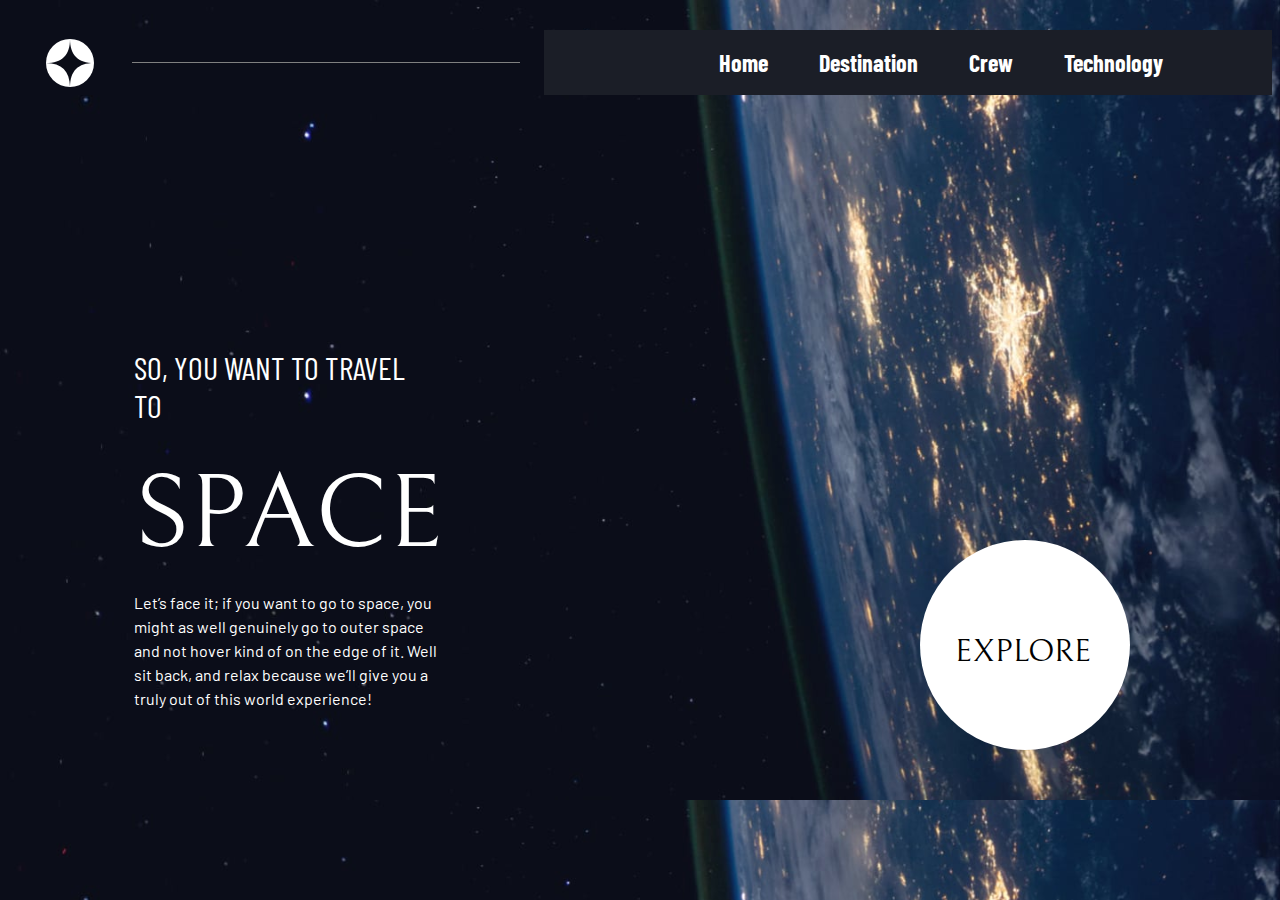
<file: index.html>
<!DOCTYPE html>
<html lang="en">
<head>
  <meta charset="UTF-8">
  <meta name="viewport" content="width=device-width, initial-scale=1.0">

  <link rel="icon" type="image/png" sizes="32x32" href="assets/favicon.ico">
  <link rel="preconnect" href="https://fonts.googleapis.com">
<link rel="preconnect" href="https://fonts.gstatic.com" crossorigin>
<link rel="preconnect" href="https://fonts.googleapis.com">
<link rel="preconnect" href="https://fonts.gstatic.com" crossorigin>
<link rel="preconnect" href="https://fonts.googleapis.com">
<link rel="preconnect" href="https://fonts.gstatic.com" crossorigin>
<link rel="preconnect" href="https://fonts.googleapis.com">
<link rel="preconnect" href="https://fonts.gstatic.com" crossorigin>
<link href="https://fonts.googleapis.com/css2?family=Barlow+Condensed:wght@100&family=Barlow:wght@300&family=Bellefair&display=swap" rel="stylesheet">
<link rel="stylesheet" href="styles.css">
  <title>Space tourism</title>
</head>
<body>

<div class="nav-bar">  
  <img class="logo" src="assets/shared/logo.svg">
  <hr class="top-hr">
  <img src="assets/shared/icon-hamburger.svg" class="dropdown">
  <div class="dropdown-content" id="mydropdown">
  <a href="index.html" class="Home">Home</a>
  <a href="destination-moon.html" class="Destination">Destination</a>
  <a href="crew-pilot.html" class="Crew">Crew</a>
  <a href="technology-capsule.html" class="Technology">Technology</a>
</div>
  
</div>
<div class="content">

  <p class="top-text">SO, YOU WANT TO TRAVEL TO</span>
  <p class="middle-text">SPACE</p>
  <p class="bottom-text">
    Let’s face it; if you want to go to space, you might as well genuinely go to 
    outer space and not hover kind of on the edge of it. Well sit back, and relax 
    because we’ll give you a truly out of this world experience!
  </p>
</div>
<div class="circle">
  <p class = "Explore">EXPLORE</p>
</div> 
<script src="index.js"></script> 

</body>
</html>
</file>
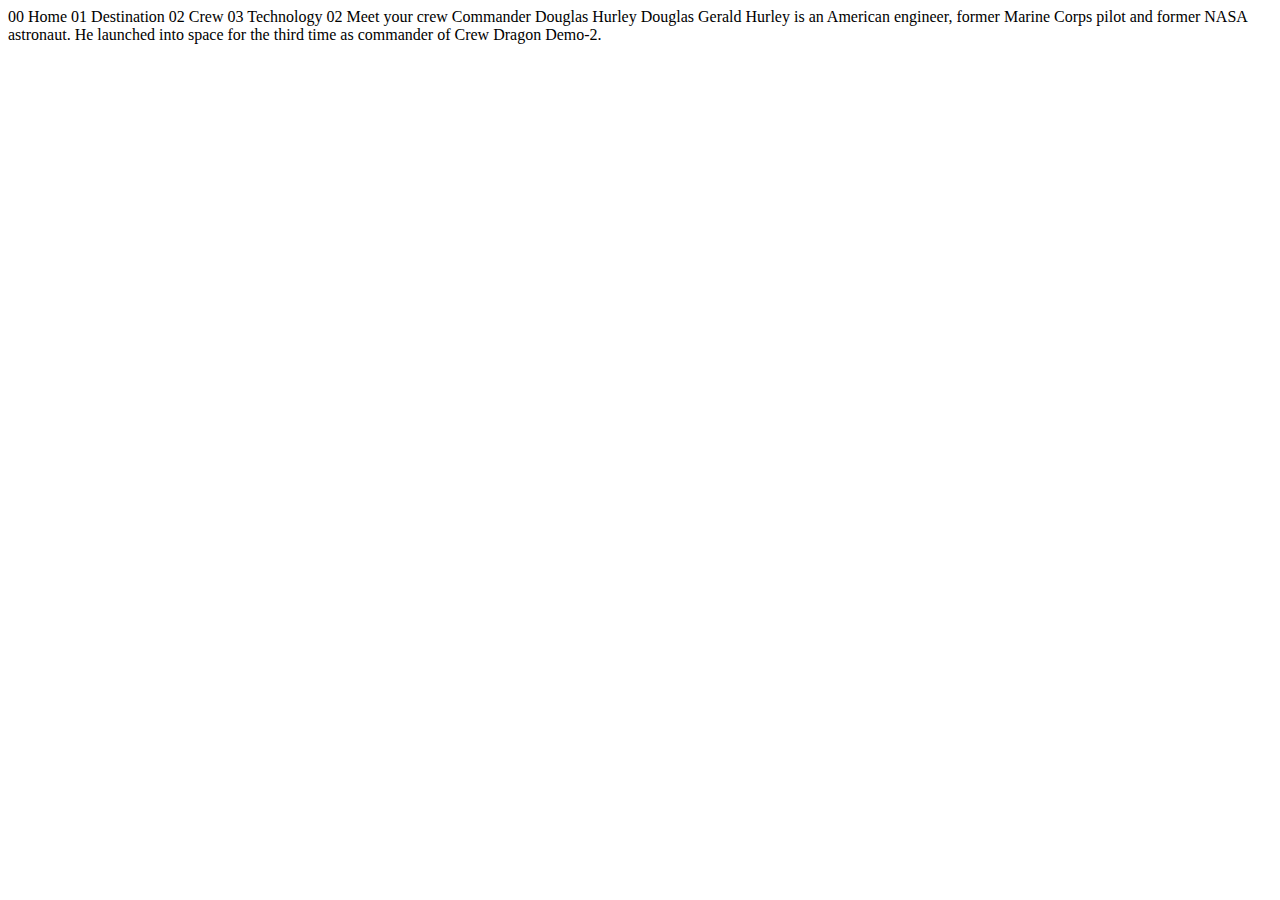
<file: crew-commander.html>
<!DOCTYPE html>
<html lang="en">
<head>
  <meta charset="UTF-8">
  <meta name="viewport" content="width=device-width, initial-scale=1.0">

  <link rel="icon" type="image/png" sizes="32x32" href="./assets/favicon-32x32.png">
  
  <title>Frontend Mentor | Space tourism website</title>
</head>
<body>

  00 Home
  01 Destination
  02 Crew
  03 Technology

  02 Meet your crew

  Commander
  Douglas Hurley

  Douglas Gerald Hurley is an American engineer, former Marine Corps pilot 
  and former NASA astronaut. He launched into space for the third time as 
  commander of Crew Dragon Demo-2.
</body>
</html>
</file>
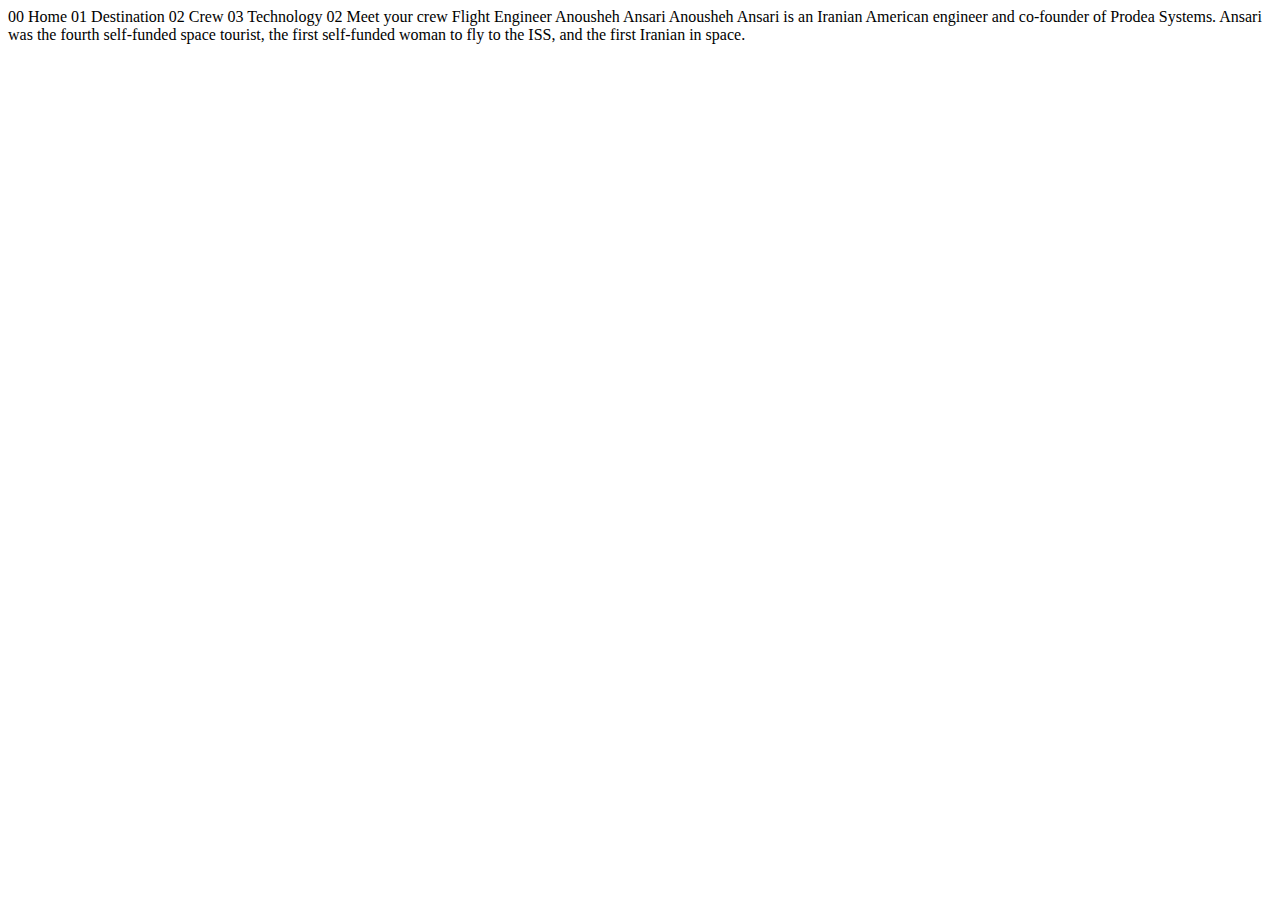
<file: crew-engineer.html>
<!DOCTYPE html>
<html lang="en">
<head>
  <meta charset="UTF-8">
  <meta name="viewport" content="width=device-width, initial-scale=1.0">

  <link rel="icon" type="image/png" sizes="32x32" href="./assets/favicon-32x32.png">
  
  <title>Frontend Mentor | Space tourism website</title>
</head>
<body>

  00 Home
  01 Destination
  02 Crew
  03 Technology

  02 Meet your crew

  Flight Engineer
  Anousheh Ansari

  Anousheh Ansari is an Iranian American engineer and co-founder of Prodea Systems. 
  Ansari was the fourth self-funded space tourist, the first self-funded woman to 
  fly to the ISS, and the first Iranian in space. 
</body>
</html>
</file>
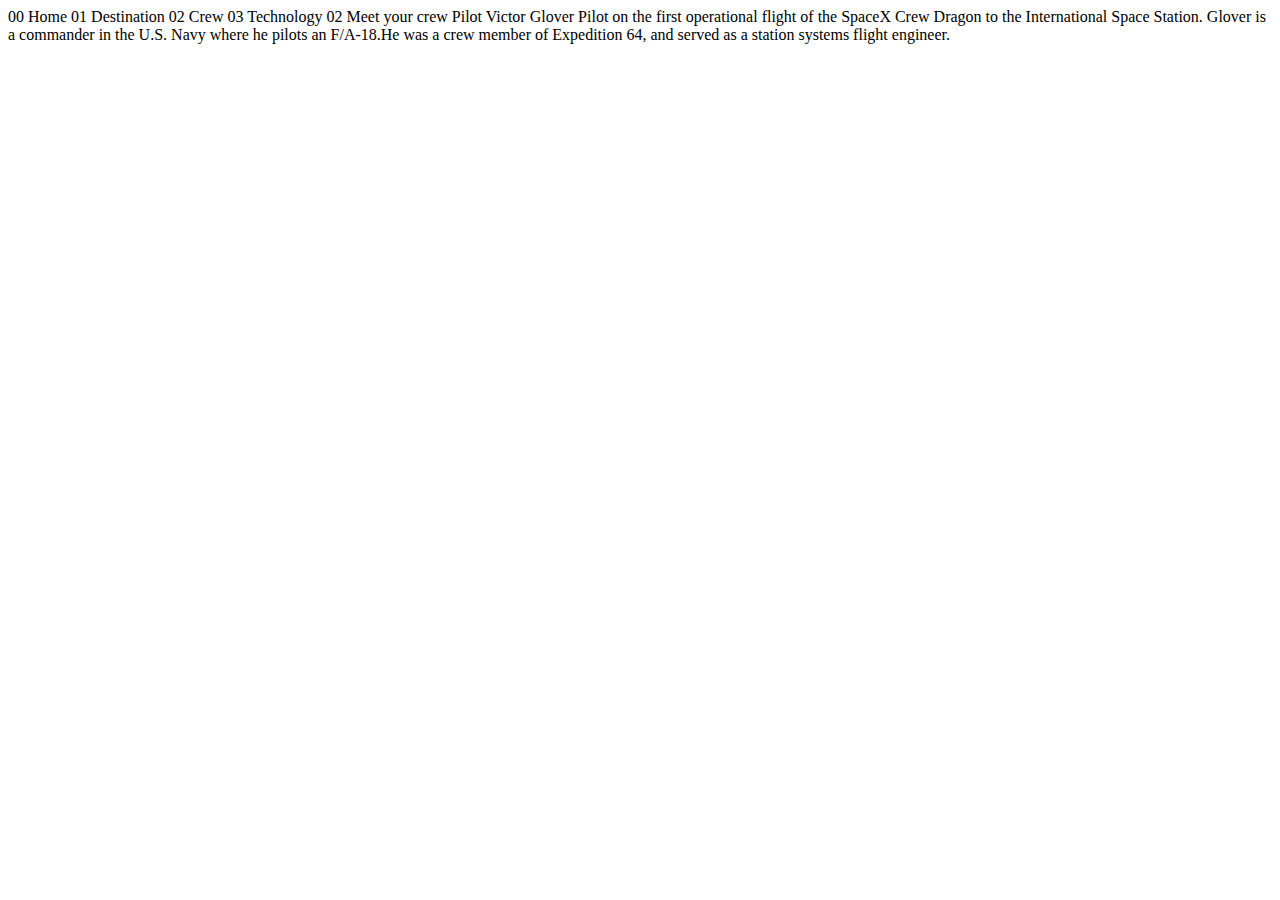
<file: crew-pilot.html>
<!DOCTYPE html>
<html lang="en">
<head>
  <meta charset="UTF-8">
  <meta name="viewport" content="width=device-width, initial-scale=1.0">

  <link rel="icon" type="image/png" sizes="32x32" href="./assets/favicon-32x32.png">
  
  <title>Frontend Mentor | Space tourism website</title>
</head>
<body>

  00 Home
  01 Destination
  02 Crew
  03 Technology

  02 Meet your crew

  Pilot
  Victor Glover

  Pilot on the first operational flight of the SpaceX Crew Dragon to the 
  International Space Station. Glover is a commander in the U.S. Navy where 
  he pilots an F/A-18.He was a crew member of Expedition 64, and served as a 
  station systems flight engineer. 
</body>
</html>
</file>
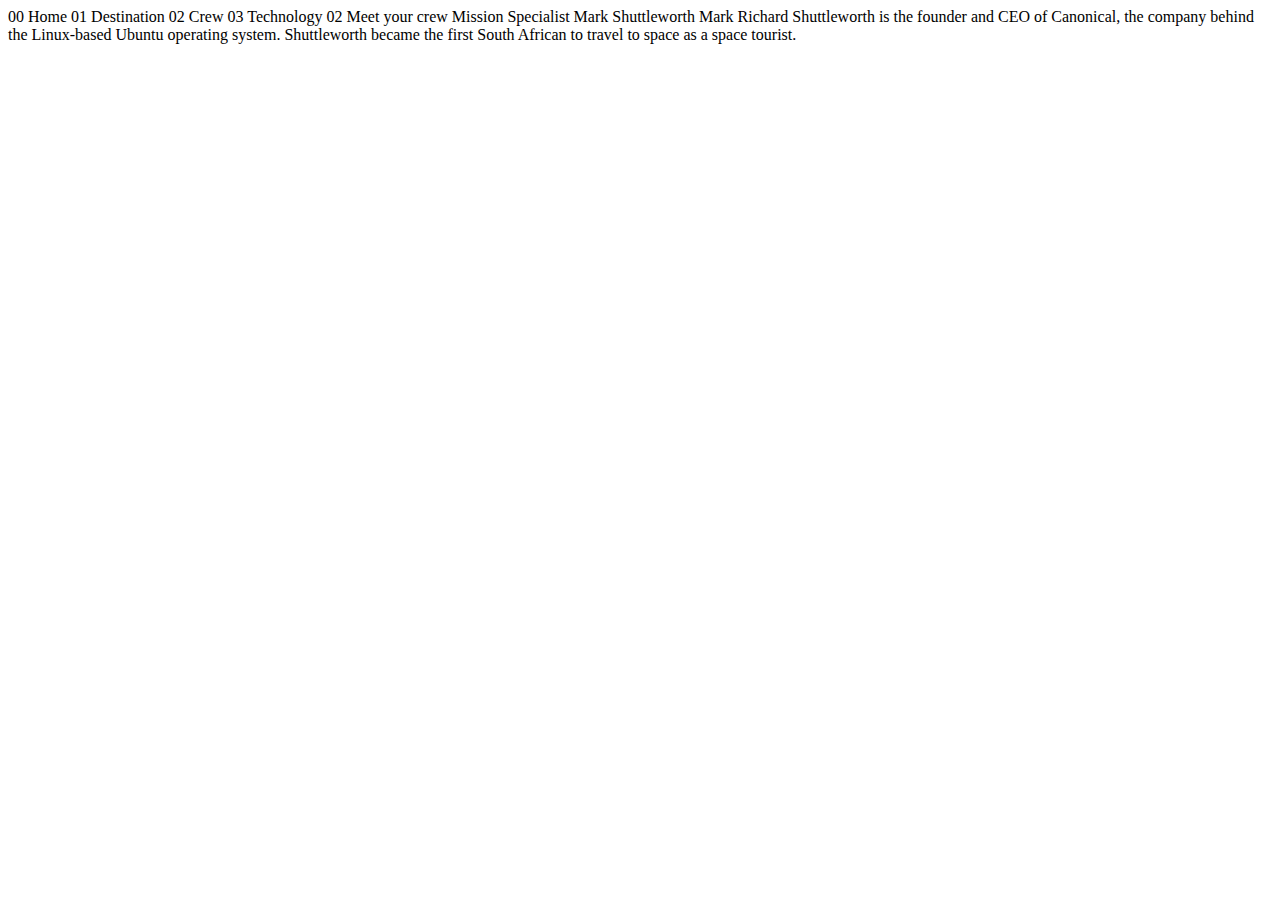
<file: crew-specialist.html>
<!DOCTYPE html>
<html lang="en">
<head>
  <meta charset="UTF-8">
  <meta name="viewport" content="width=device-width, initial-scale=1.0">

  <link rel="icon" type="image/png" sizes="32x32" href="./assets/favicon-32x32.png">
  
  <title>Frontend Mentor | Space tourism website</title>
</head>
<body>

  00 Home
  01 Destination
  02 Crew
  03 Technology

  02 Meet your crew

  Mission Specialist
  Mark Shuttleworth

  Mark Richard Shuttleworth is the founder and CEO of Canonical, the company behind 
  the Linux-based Ubuntu operating system. Shuttleworth became the first South 
  African to travel to space as a space tourist.
</body>
</html>
</file>
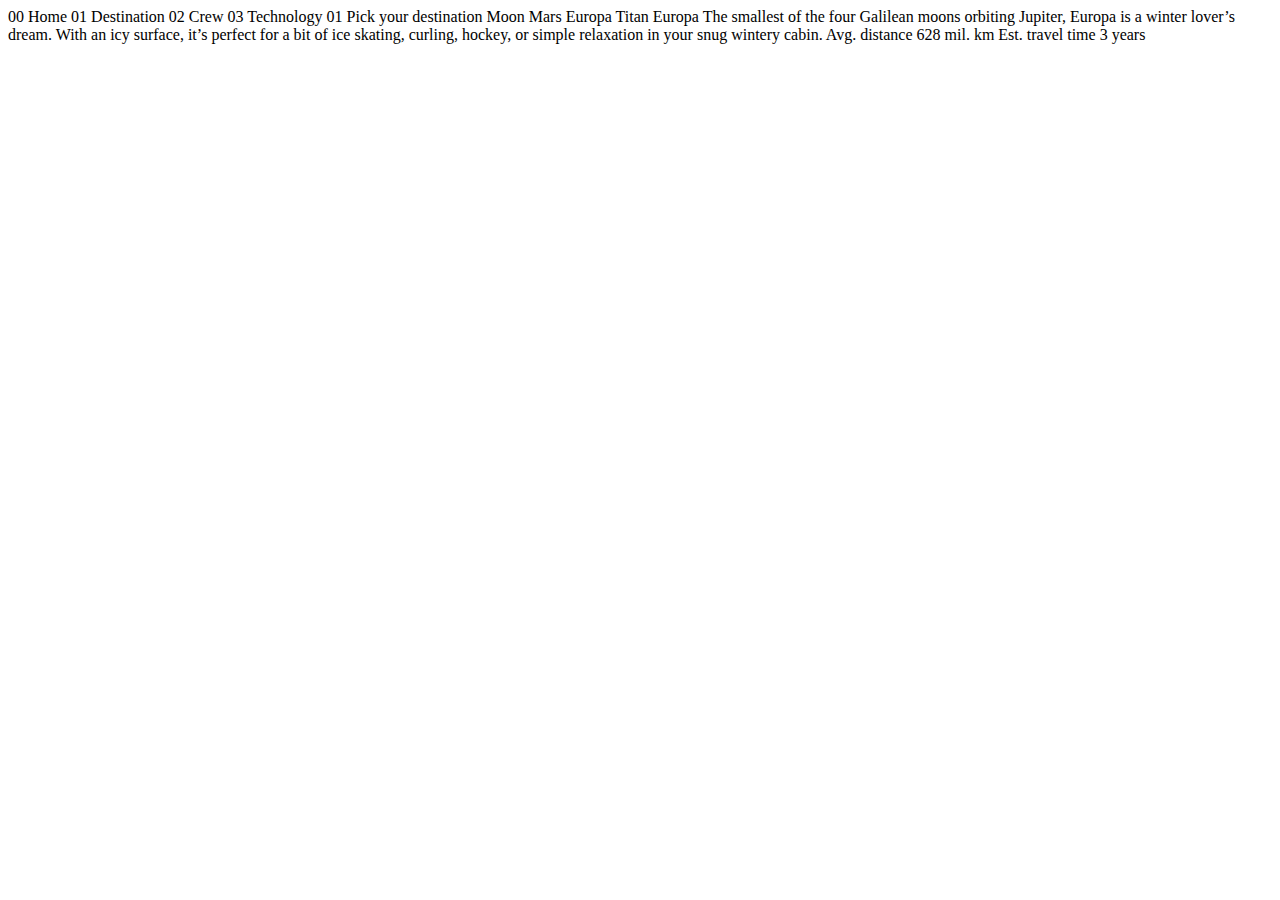
<file: destination-europa.html>
<!DOCTYPE html>
<html lang="en">
<head>
  <meta charset="UTF-8">
  <meta name="viewport" content="width=device-width, initial-scale=1.0">

  <link rel="icon" type="image/png" sizes="32x32" href="./assets/favicon-32x32.png">
  
  <title>Frontend Mentor | Space tourism website</title>
</head>
<body>

  00 Home
  01 Destination
  02 Crew
  03 Technology

  01 Pick your destination

  Moon
  Mars
  Europa
  Titan

  Europa

  The smallest of the four Galilean moons orbiting Jupiter, Europa is a 
  winter lover’s dream. With an icy surface, it’s perfect for a bit of 
  ice skating, curling, hockey, or simple relaxation in your snug 
  wintery cabin.

  Avg. distance
  628 mil. km

  Est. travel time
  3 years
</body>
</html>
</file>
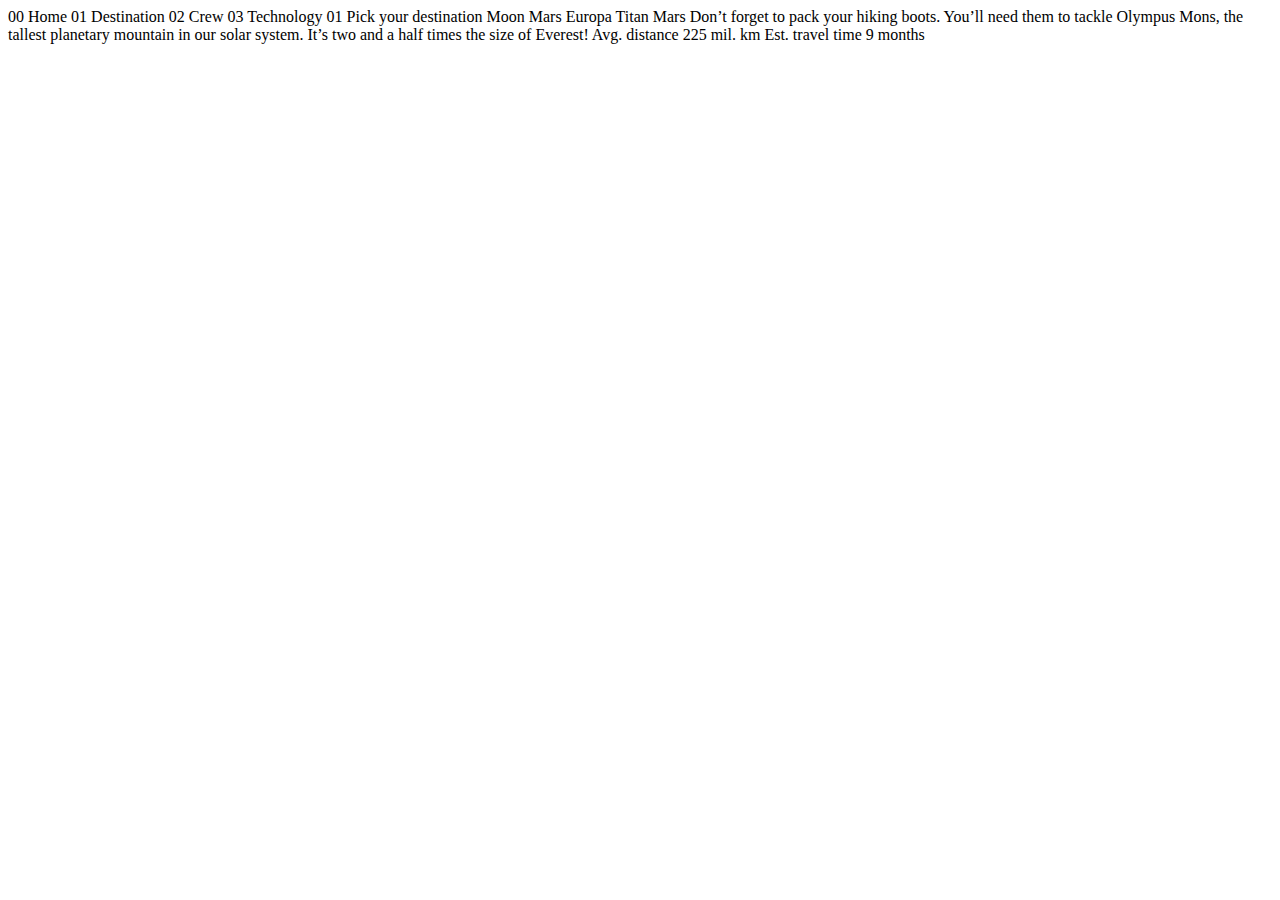
<file: destination-mars.html>
<!DOCTYPE html>
<html lang="en">
<head>
  <meta charset="UTF-8">
  <meta name="viewport" content="width=device-width, initial-scale=1.0">

  <link rel="icon" type="image/png" sizes="32x32" href="./assets/favicon-32x32.png">
  
  <title>Frontend Mentor | Space tourism website</title>
</head>
<body>

  00 Home
  01 Destination
  02 Crew
  03 Technology

  01 Pick your destination

  Moon
  Mars
  Europa
  Titan

  Mars

  Don’t forget to pack your hiking boots. You’ll need them to tackle Olympus Mons, 
  the tallest planetary mountain in our solar system. It’s two and a half times 
  the size of Everest!

  Avg. distance
  225 mil. km

  Est. travel time
  9 months
</body>
</html>
</file>
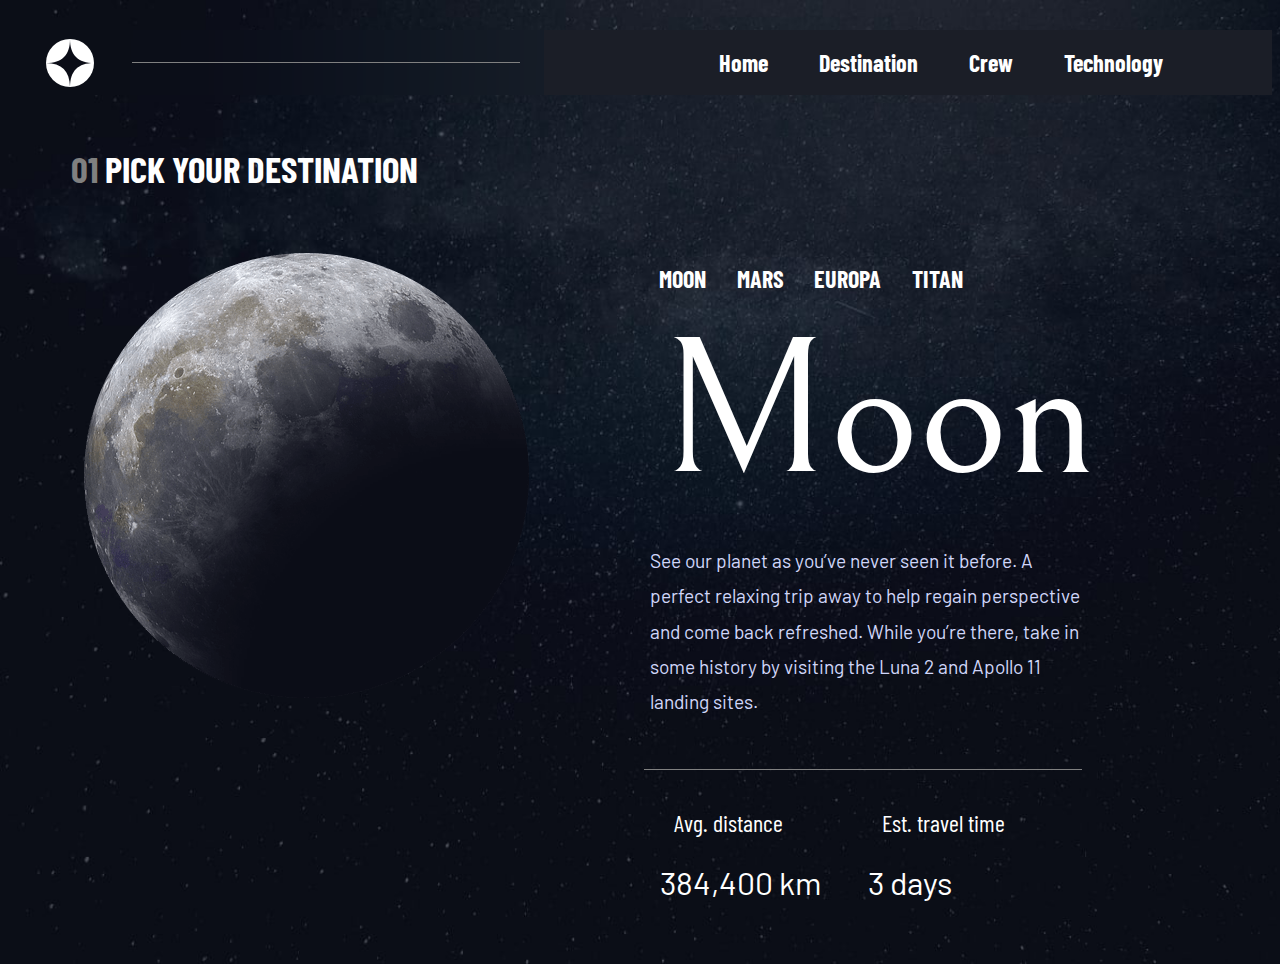
<file: destination-moon.html>
<!DOCTYPE html>
<html lang="en">
<head>
  <meta charset="UTF-8">
  <meta name="viewport" content="width=device-width, initial-scale=1.0">

 
<link rel="icon" type="image/png" sizes="32x32" href="assets/favicon.ico">
<link rel="preconnect" href="https://fonts.googleapis.com">
<link rel="preconnect" href="https://fonts.gstatic.com" crossorigin>
<link rel="preconnect" href="https://fonts.googleapis.com">
<link rel="preconnect" href="https://fonts.gstatic.com" crossorigin>
<link rel="preconnect" href="https://fonts.googleapis.com">
<link rel="preconnect" href="https://fonts.gstatic.com" crossorigin>
<link rel="preconnect" href="https://fonts.googleapis.com">
<link rel="preconnect" href="https://fonts.gstatic.com" crossorigin>
<link href="https://fonts.googleapis.com/css2?family=Barlow+Condensed:wght@100&family=Barlow:wght@300&family=Bellefair&display=swap" rel="stylesheet">
<link rel="stylesheet" href="styles.css">
  
  <title>Moon</title>
</head>
<style>
  body{ background-image: url(assets/destination/background-destination-desktop.jpg);}
</style>
<body>

  <div class="nav-bar">  
    <img class="logo" src="assets/shared/logo.svg">
    <hr class="top-hr">
    <img src="assets/shared/icon-hamburger.svg" class="dropdown">
    <div class="dropdown-content" id="mydropdown">
    <a href="index.html" class="Home">Home</a>
    <a href="destination-moon.html" class="Destination">Destination</a>
    <a href="crew-pilot.html" class="Crew">Crew</a>
    <a href="technology-capsule.html" class="Technology">Technology</a>
  </div>
    
  </div>
 
  <div  class="sub-headings">
    <span class="nums">01</span>
    <span>PICK YOUR DESTINATION</span>
  </div>
  <div class="dest-contents">
    <img class="dest-img" src="assets/destination/image-moon.png">
    <div class="texts">
  <div class="destination-bar">
    <a href="destination-moon.html" class="moon">MOON</a>
    <a href="destination-mars.html" class="mars">MARS</a>
    <a href="destination-europa.html" class="europa">EUROPA</a>
    <a href="destination-titan.html" class="Titan">TITAN</a>

  </div>
  <span class="dest-head">Moon</span>
  <div> <p class="dest-text">See our planet as you’ve never seen it before. A perfect relaxing trip away to help 
    regain perspective and come back refreshed. While you’re there, take in some history 
    by visiting the Luna 2 and Apollo 11 landing sites.
  </p></div>
  <hr class="dest-hr">
  <div class="grid-container">
    <div class="grid-item">Avg. distance</div>
    <div class="grid-item">Est. travel time</div>
    <div class="grid-item2">  384,400 km    </div>  
    <div class="grid-item2">3 days</div>

</div>
</div>
</body>
</html>
</file>
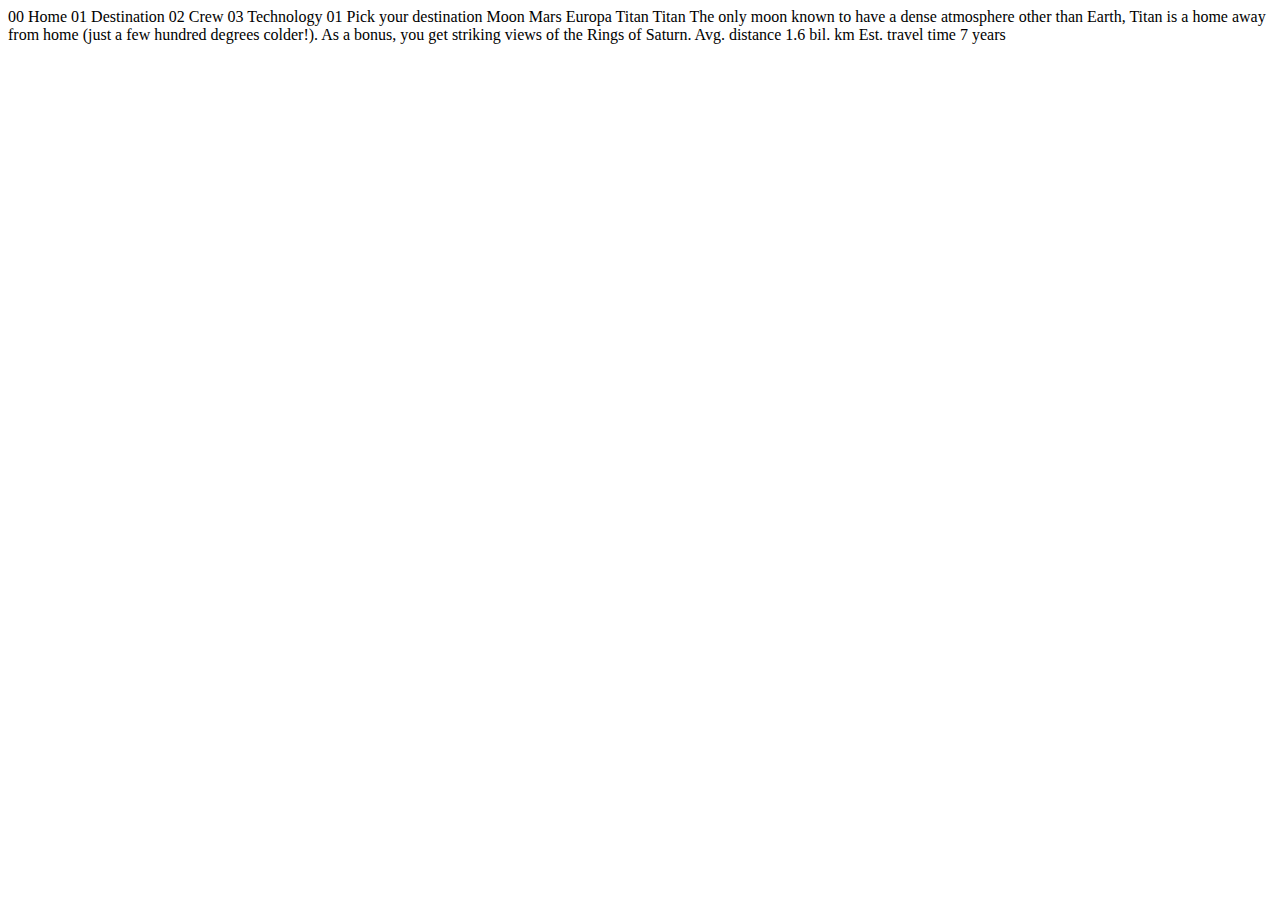
<file: destination-titan.html>
<!DOCTYPE html>
<html lang="en">
<head>
  <meta charset="UTF-8">
  <meta name="viewport" content="width=device-width, initial-scale=1.0">

  <link rel="icon" type="image/png" sizes="32x32" href="./assets/favicon-32x32.png">
  
  <title>Frontend Mentor | Space tourism website</title>
</head>
<body>

  00 Home
  01 Destination
  02 Crew
  03 Technology

  01 Pick your destination

  Moon
  Mars
  Europa
  Titan

  Titan

  The only moon known to have a dense atmosphere other than Earth, Titan 
  is a home away from home (just a few hundred degrees colder!). As a 
  bonus, you get striking views of the Rings of Saturn.

  Avg. distance
  1.6 bil. km

  Est. travel time
  7 years
</body>
</html>
</file>
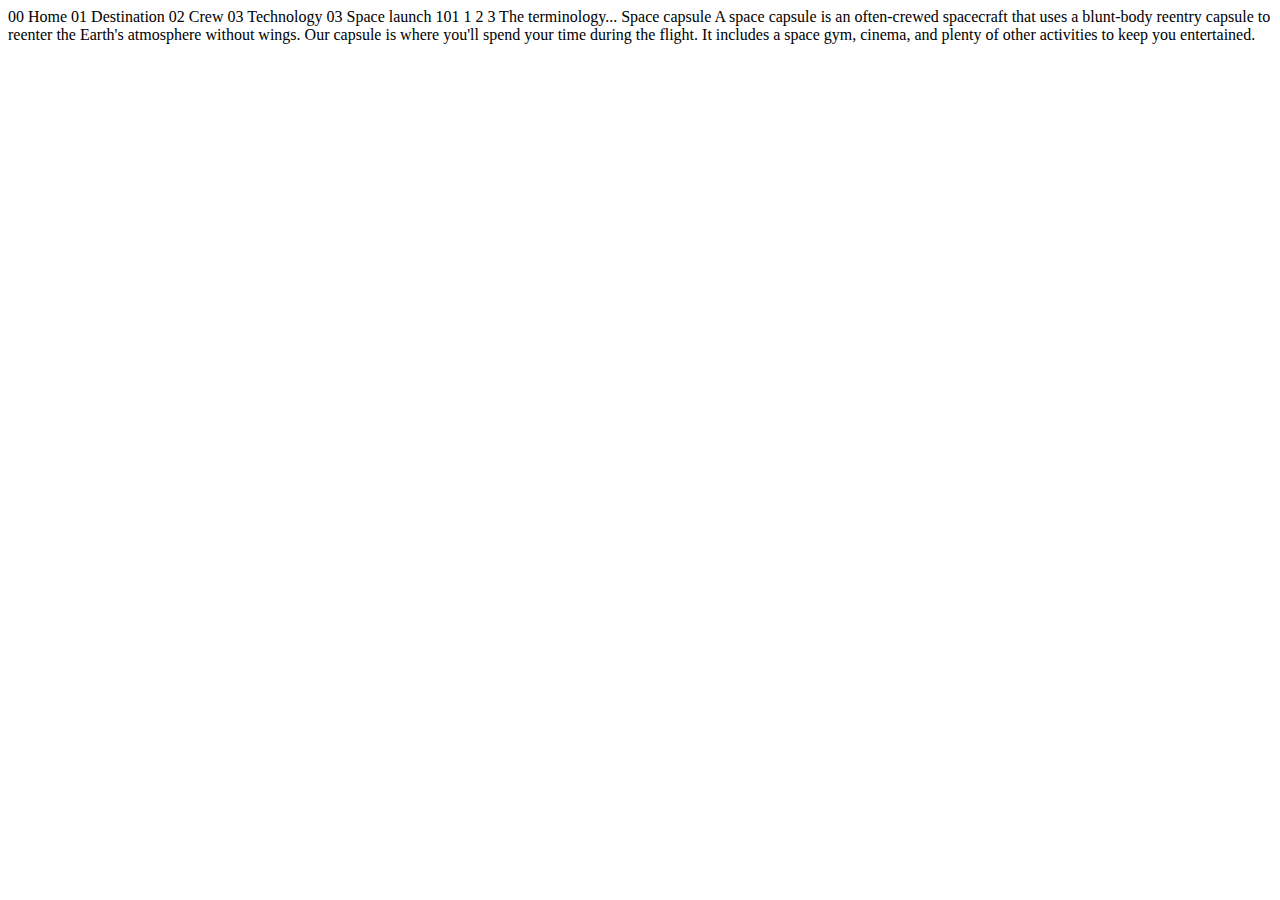
<file: technology-capsule.html>
<!DOCTYPE html>
<html lang="en">
<head>
  <meta charset="UTF-8">
  <meta name="viewport" content="width=device-width, initial-scale=1.0">

  <link rel="icon" type="image/png" sizes="32x32" href="./assets/favicon-32x32.png">
  
  <title>Frontend Mentor | Space tourism website</title>
</head>
<body>

  00 Home
  01 Destination
  02 Crew
  03 Technology

  03 Space launch 101

  1
  2
  3

  The terminology...
  Space capsule

  A space capsule is an often-crewed spacecraft that uses a blunt-body reentry 
  capsule to reenter the Earth's atmosphere without wings. Our capsule is where 
  you'll spend your time during the flight. It includes a space gym, cinema, 
  and plenty of other activities to keep you entertained.
</body>
</html>
</file>
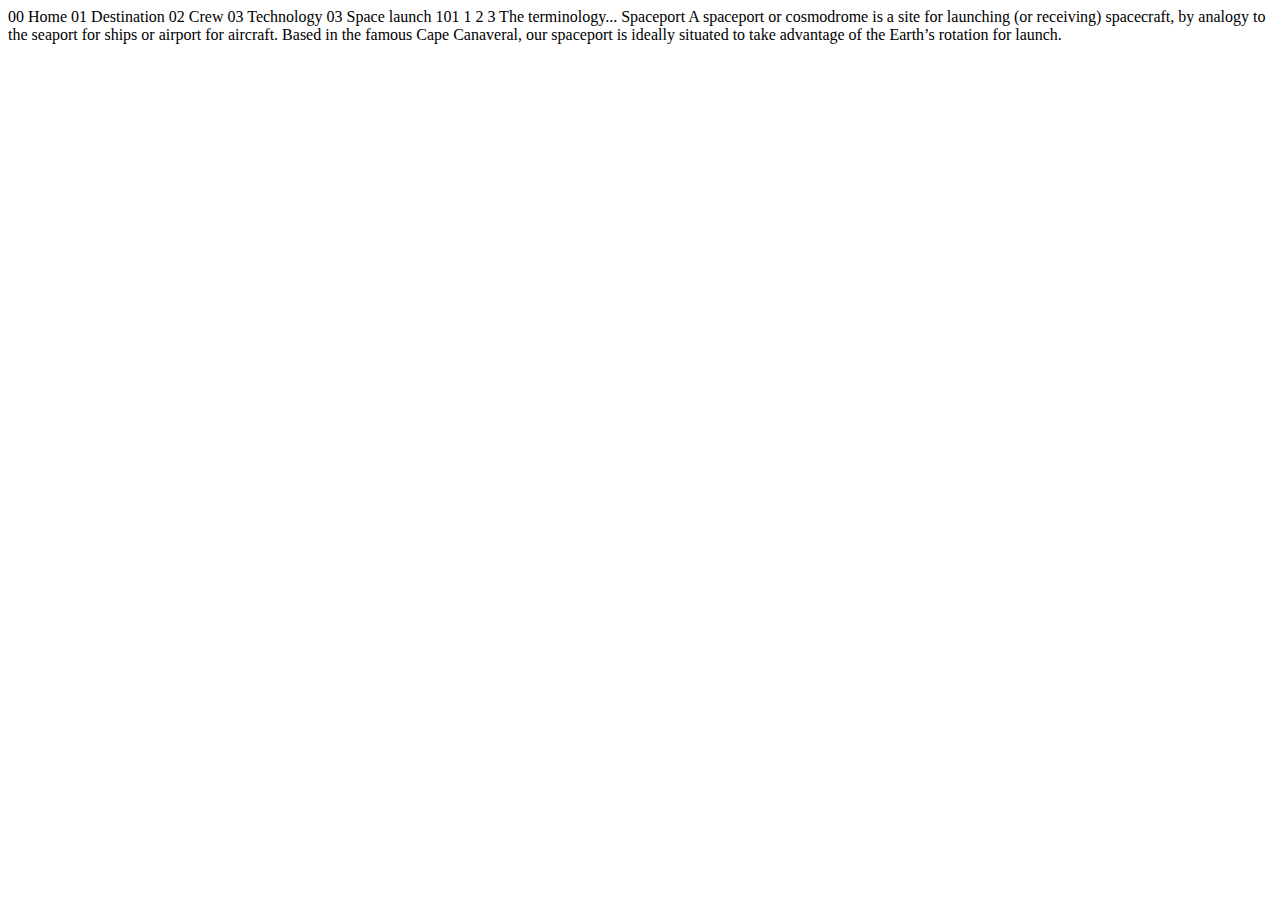
<file: technology-spaceport.html>
<!DOCTYPE html>
<html lang="en">
<head>
  <meta charset="UTF-8">
  <meta name="viewport" content="width=device-width, initial-scale=1.0">

  <link rel="icon" type="image/png" sizes="32x32" href="./assets/favicon-32x32.png">
  
  <title>Frontend Mentor | Space tourism website</title>
</head>
<body>

  00 Home
  01 Destination
  02 Crew
  03 Technology

  03 Space launch 101

  1
  2
  3

  The terminology...
  Spaceport

  A spaceport or cosmodrome is a site for launching (or receiving) spacecraft, 
  by analogy to the seaport for ships or airport for aircraft. Based in the 
  famous Cape Canaveral, our spaceport is ideally situated to take advantage 
  of the Earth’s rotation for launch.
</body>
</html>
</file>
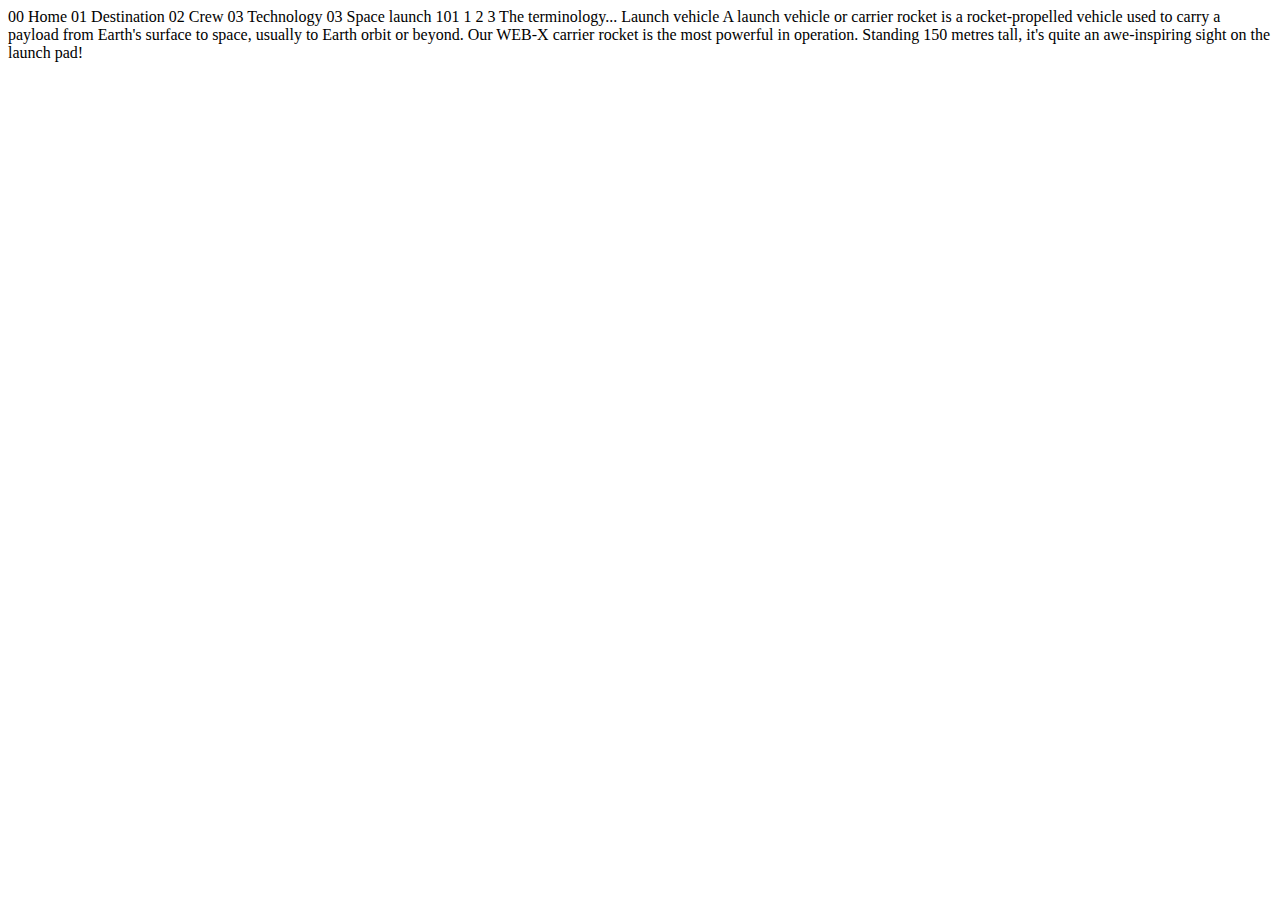
<file: technology-vehicle.html>
<!DOCTYPE html>
<html lang="en">
<head>
  <meta charset="UTF-8">
  <meta name="viewport" content="width=device-width, initial-scale=1.0">

  <link rel="icon" type="image/png" sizes="32x32" href="./assets/favicon-32x32.png">
  
  <title>Frontend Mentor | Space tourism website</title>
</head>
<body>

  00 Home
  01 Destination
  02 Crew
  03 Technology

  03 Space launch 101

  1
  2
  3

  The terminology...
  Launch vehicle

  A launch vehicle or carrier rocket is a rocket-propelled vehicle used to carry a 
  payload from Earth's surface to space, usually to Earth orbit or beyond. Our 
  WEB-X carrier rocket is the most powerful in operation. Standing 150 metres tall, 
  it's quite an awe-inspiring sight on the launch pad!
</body>
</html>
</file>
<file: styles.css>
body {
  background-image: url(assets/home/background-home-desktop.jpg);
  background-size: cover;
}
.logo {
  margin-left: 3%;
  margin-right: 3%;
}
.top-hr {
  width: 32%;
  border-style: none;
  height: 1px;
  background-color: gray;
  z-index: 1;
}
.dropdown {
  /* display:none; */
  visibility: hidden;
}
.dropdown-content {
  width: 60%;
  display: flex;
  justify-content: right;
  align-items: baseline;
}
.nav-bar {
  display: flex;
  align-items: center;
  font-size: 1.5rem;
  font-family: "Barlow Condensed";
  color: white;
  top: 0px;
  margin-top: 30px;
  backdrop-filter: blur(50px);
  font-weight: bold;
}
.Crew,
.Destination,
.Technology,
.Home {
  padding: 2.5% 3.5% 2.5% 3.5%;
}
.Technology {
  padding-right: 15%;
}
a:link {
  color: white;
  background-color: transparent;
  text-decoration: none;
}

a:visited {
  color: white;
  background-color: transparent;
  text-decoration: none;
}
a:hover {
  color: white;
  background-color: transparent;
  padding-bottom: 15px;
  border-bottom-style: solid;
  border-bottom-width: 3.1px;
}
.top-text {
  font-family: "Barlow Condensed";
  font-size: 2rem;
}
.middle-text {
  font-family: "Bellefair";
  font-size: 6.5rem;
  margin: 0px;
}
.bottom-text {
  font-family: "Barlow";
  font-size: 1rem;
  line-height: 1.5rem;
}
.content {
  color: #fff;
  font-size: 1.5rem;
  width: 24%;
  margin: 20% 0% 5% 10%;
}
.circle {
  position: absolute;
  right: 150px;
  bottom: 150px;
  background-color: white;
  height: 210px;
  width: 210px;
  border-radius: 100%;
  text-align: center;
  font-size: 2rem;
  color: black;
  -webkit-border-radius: 100%;
  -moz-border-radius: 100%;
  -ms-border-radius: 100%;
  -o-border-radius: 100%;
}
.Explore {
  font-family: "Bellefair";
  margin: auto;
  position: absolute;
  bottom: 80px;
  left: 35px;
}
@media only screen and (max-width: 768px) {
  body {
    background-image: url(assets/home/background-home-tablet.jpg);
  }
  .top-hr {
    width: 0%;
  }
  .top-text {
    font-size: 1.5rem;
  }
  .content {
    width: 60%;
    text-align: center;
    margin: auto;
    margin-top: 30%;
    margin-bottom: 50%;
  }
  .circle {
    position: static;
    margin: auto;
    margin-bottom: 20%;
    height: 210px;
    width: 210px;
  }
  .Explore {
    position: static;
    padding-top: 43%;
    font-size: 2rem;
  }
}
@media only screen and (max-width: 450px) {
  body {
    background-image: url(assets/home/background-home-mobile.jpg);
  }
  .logo {
    display: inline-block;
    width: 9%;
    margin-top: 10px;
    margin-left: 30px;
  }
  .dropdown {
    position: absolute;
    visibility: visible;
    z-index: 1;
    width: 8%;
    /* height:100%; */
    top: 11px;
    right: 30px;
    margin-left: 0px;
  }
  .dropdown-content {
    visibility: hidden;
    position: absolute;
    right: 30px;
    top: 10px;
    z-index: 0;
    width: 30%;
    flex-direction: column;
    padding-right: 1%;
  }
  .nav-bar {
    display: block;
  }
  .Crew,
  .Destination,
  .Technology,
  .Home {
    padding: 2.5% 20% 2.5% 3.5%;
    width: 100%;
    text-align: right;
  }

  .content {
    margin-top: 40%;
    width: 80%;
  }
  .top-text {
    font-size: 1.3rem;
  }
  .middle-text {
    font-size: 4rem;
  }
  .bottom-text {
    font-size: 0.8rem;
  }
  .circle {
    position: static;
    margin: auto;
    margin-bottom: 10%;
    height: 180px;
    width: 180px;
  }
  .Explore {
    position: static;
    padding-top: 43%;
    font-size: 1.5rem;
  }
}

/* Destination CSS */
.sub-headings {
  color: white;
  font-size: 2.3rem;
  font-family: "Barlow Condensed";
  font-weight: bold;
  padding: 4% 0% 2% 5%;
}
.dropdown-content
{
    background-color: #1B1E27;
}
.nums{
    color:gray;
}
.dest-hr{
    margin-top:50px;
    border-style: none;
    height:1px;
    background-color:gray;
    
}
.dest-img {
  height: 4%;
  margin-right: 10%;
}
.dest-contents {
  display: flex;
  padding: 3% 3% 3% 6%;
 
}
.texts {
  flex-direction: column;
  padding-right:30%;
  /* width: 20%; */
}
.destination-bar {
  display: flex;
  font-size: 1.5rem;
  font-family: "Barlow Condensed";
  color: white;
  font-weight: bold;
}

.moon,
.mars,
.europa,
.Titan {
  padding: 2.5% 3.5% 2.5% 3.5%;
}
.dest-head{
    font-size: 12rem;
    font-family:"Bellefair";
    color:white;
    padding: 5% 3.5% 2.5% 3.5%;
}
.dest-text{
    color:#D0D6F9;
    font-family: "Barlow";
    font-size: 1.2rem;
    line-height: 2.2rem;
    padding-left:1.5%;
}
.grid-container {
    display: grid;
    grid-template-columns: auto auto;
   
    padding: 10px;
    border-style:none;
}
.grid-item {
    font-family: "Barlow Condensed";
    color: white;   
    padding: 20px;
    font-size: 1.5rem;
    text-align: left;
  }
  .grid-item2 {
    font-family: "Barlow";
    color: white;   
    padding: 3%;
    font-size: 2rem;
    text-align: left;
  }
</file>
